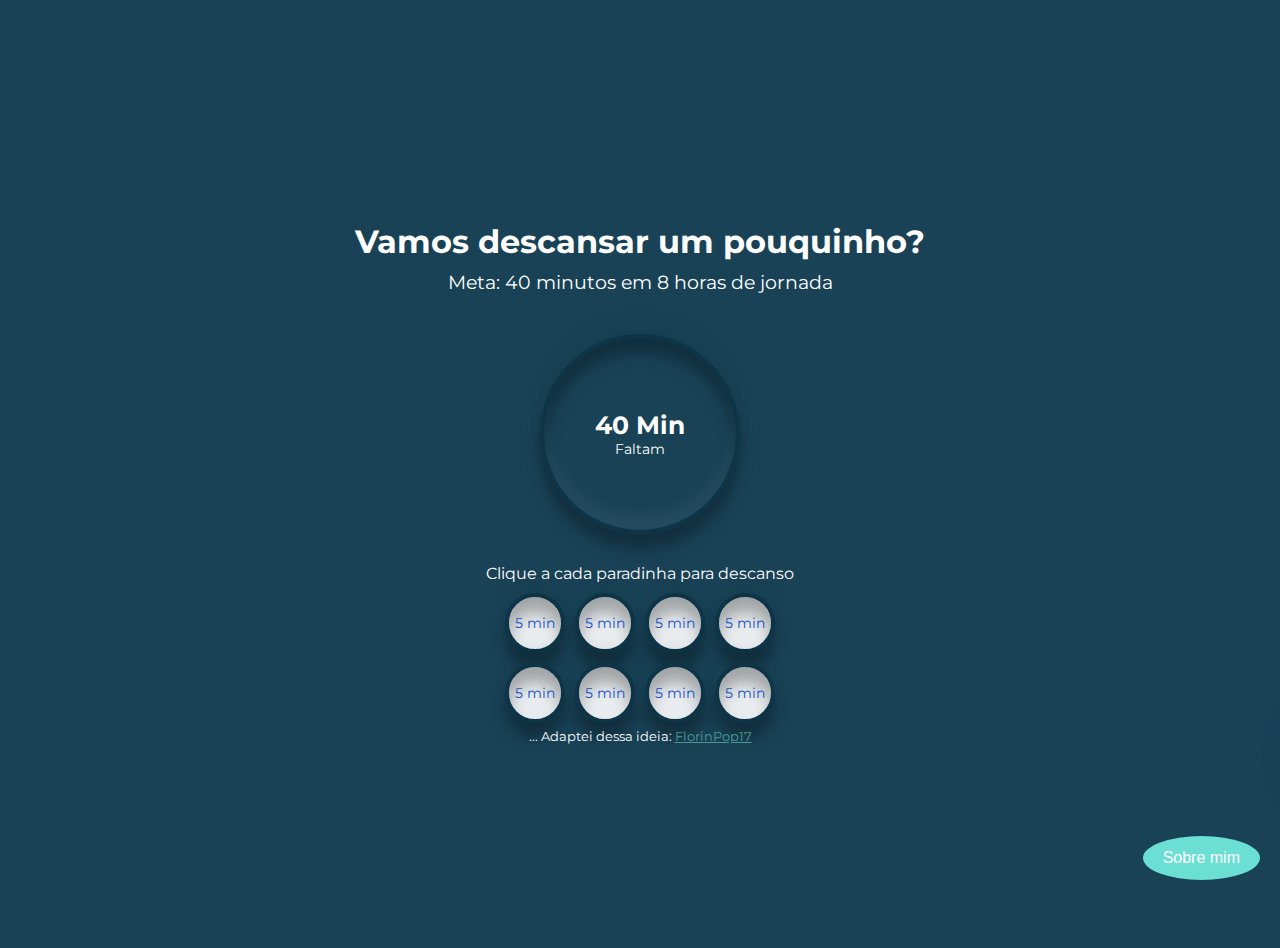
<file: index.html>
<!DOCTYPE html>
<html lang="en">
<head>
    <meta charset="UTF-8">
    <meta http-equiv="X-UA-Compatible" content="IE=edge">
    <meta name="viewport" content="width=device-width, initial-scale=1.0">
    <link rel="icon" type="image/png" href="/img/favicon.png">
    <link rel="stylesheet" href="style.css">    
    <script type="text/javascript" src="javas.js" defer></script>
    <title>Descansando as articulações</title>
</head>
<body>  
    <input class="relogio"  type="text" id="rel">    
        
    <h1>Vamos descansar um pouquinho?</h1>
    <h3>Meta: 40 minutos em 8 horas de jornada</h3>
    <div class="marcador">
        <div class="restante" id="restante">
            <span id="minutos"></span>
            <small>Faltam</small>
        </div>
        <div class="porcentagem" id="porcentagem">
            20%
        </div>
    </div>
    
    <p class="text">
        Clique a cada paradinha para descanso
    </p>
    
    <div class="marcadores">
        <div class="marcador marcador-pequeno">5 min</div>
        <div class="marcador marcador-pequeno">5 min</div>
        <div class="marcador marcador-pequeno">5 min</div>
        <div class="marcador marcador-pequeno">5 min</div>
        <div class="marcador marcador-pequeno">5 min</div>
        <div class="marcador marcador-pequeno">5 min</div>
        <div class="marcador marcador-pequeno">5 min</div>
        <div class="marcador marcador-pequeno">5 min</div>        
    </div>
    
    <!-- SOCIAL PANEL HTML -->
    <div class="social-panel-container">
        <div class="social-panel">
            <p>Saiba mais sobre mim nas redes abaixo
                </p>                        
            <ul>
                <li>
                    <a href="https://github.com/ivam1973" target="_blank">
                        <img src="/img/git.png">
                    </a>
                </li>
                </li>
                <li>
                    <a href="https://www.linkedin.com/in/ivam1973/" target="_blank">
                        <img src="/img/linkedin.png">
                    </a>
                </li>
                <li>
                    <a href="https://www.facebook.com/ivam2001/" target="_blank">
                        <img src="/img/face.png">
                    </a>
                </li>
                <li>
                    <a href="https://www.instagram.com/ivam.steffensoliveira/" target="_blank">
                        <img src="/img/insta.png">
                    </a>
                </li>
            </ul>
        </div>
    </div>
    <button class="floating-btn">
        Sobre mim
    </button> 
    <small>... Adaptei dessa ideia:
            <a class="flopi" href="https://codepen.io/FlorinPop17/pen/ExajrQJ" target="_blank" target="_blank">            
            FlorinPop17 </small> </a>
    
</body>
</html>
</file>
<file: style.css>
@import url('https://fonts.googleapis.com/css?family=Muli&display=swap');
@import url('https://fonts.googleapis.com/css?family=Montserrat:400,600&display=swap');

* {
	box-sizing: border-box;
}

.relogio {
    background: transparent;
    border: 0;
    flex-direction: column;
    text-align: center;
    font-size: 32px;    
    color:#5c99d1;
    font-family: 'Franklin Gothic Medium', 'Arial Narrow', Arial, sans-serif;
}

body {
    background: #194257;
	color: #fff;
	flex-direction: column;
	display: flex;
    justify-content: center;
	align-items: center;
	text-align: center;
	font-family: 'Montserrat', sans-serif;
	margin-bottom: 40px;
    min-height: 100vh;
}

.flopi {
	color: rgb(72, 156, 142);
}

h1 {
	margin: 10px 0 0;
}

h3 {
	font-weight: 400;
	margin: 10px 0;
}

.marcador {
    height: 200px;
	width: 200px;
    margin: 30px 0;
    display: flex;
    justify-content: center;
    flex-direction: column;
    align-items: stretch;    
    background-size: cover;
    border: 4px solid #0d3447;
    border-radius: 50%;
    box-shadow: 0 -15px 15px rgba(6, 44, 2, 0.05),
    inset 0 -15px 15px rgba(255,255,255,0.05),
    0 15px 15px rgba(0,0,0,0.3),
    inset 0 15px 15px rgba(0,0,0,0.3);
	overflow: hidden;	
}

.marcadores {
	display: flex;
	align-items: center;
	justify-content: center;
	flex-wrap: wrap;
	width: 280px;
	color: #144FC6;	
}

.marcador.marcador-pequeno {
	background-color: rgba(255, 255, 255, 0.9);	
	cursor: pointer;
	display: flex;
	font-size: 14px;
	align-items: center;
	justify-content: center;
	text-align: center;
	margin: 5px;
	height: 60px;
	width: 60px;
	transition: 0.3s ease;
}

.marcador.marcador-pequeno.full {
	background-color: #5c99d1;
	color: white;
}

.restante {
	display: flex;
	align-items: center;
	justify-content: center;
	flex-direction: column;
	flex: 1;
	transition: 0.4s ease;    
}

.restante span {
	font-size: 25px;
	font-weight: bold;
}

.restante small {
	font-size: 14px;
}

.porcentagem{
	background-color: #5c99d1;
    margin: 0;
    padding: 0;
    box-sizing: border-box;
	font-size: 30px;
	font-weight: bold;
	display: flex;
	align-items: center;
	justify-content: center;
	height: 0;    
	transition: 0.3s ease;
}

.text {
	text-align: center;
	margin: 0 0 5px;
}

/* SOCIAL PANEL CSS */
.social-panel-container {
	position: fixed;
	right: 0;
	bottom: 80px;
	
	transform: translateX(100%);
	transition: transform 0.4s ease-in-out;
}

.social-panel-container.visible {
	transform: translateX(-10px);
}

.social-panel {	
	background-color: rgb(170, 243, 237);
	border-radius: 50%;
	box-shadow: 0 16px 31px -17px rgba(0,31,97,0.6);
	border: 0;
	display: flex;
	flex-direction: column;
	justify-content: center;
	align-items: center;
	font-family: 'Muli';
	position: relative;
	height: 159px;	
	width: 360px;
	max-width: calc(100% - 10px);
}

.social-panel button.close-btn {
	border: 0;
	color: #97A5CE;
	cursor: pointer;
	font-size: 20px;
	position: absolute;
	top: 5px;
	right: 5px;
}

.social-panel button.close-btn:focus {
	outline: none;
}

.social-panel p {
	background-color: rgb(108, 223, 213);
	border-radius: 65%;
	color: #460f9e;
	font-size: 14px;
	line-height: 18px;
	padding: 2px 17px 6px;
	position: absolute;
	top: 0;
	left: 50%;
	margin: 0;
	transform: translateX(-50%);
	text-align: center;
	width: 235px;
}

.social-panel p i {
	margin: 0 5px;
}

.social-panel p a {
	color: #FF7500;
	text-decoration: none;
}

.social-panel h4 {
	margin: 20px 0;
	color: #4b609e;	
	font-family: 'Muli';	
	font-size: 16px;	
	line-height: 18px;
	text-transform: uppercase;
}

.social-panel ul {
	display: flex;
	list-style-type: none;
	padding: 0;
	margin: 0;
}

.social-panel ul li {
	margin: 0 10px;
}

.social-panel ul li a {
	border: 1px solid #DCE1F2;
	border-radius: 50%;
	color: #001F61;
	font-size: 20px;
	display: flex;
	justify-content: center;
	align-items: center;
	height: 50px;
	width: 50px;
	text-decoration: none;
}

.social-panel ul li a:hover {
	border-color: #460f9e;
	box-shadow: 0 12px 15px -12px #00b7ff;
}

.floating-btn {
	border-radius: 62%;
	background-color: rgb(108, 223, 213);
	border: 0;	
	color: #fff;
	cursor: pointer;
	font-size: 16px;
	line-height: 20px;
	padding: 12px 20px;
	position: fixed;
	bottom: 20px;
	right: 20px;
	z-index: 999;
}

.floating-btn:hover {
	background-color: #ffffff;
	color: #001F61;
}

.floating-btn:focus {
	outline: none;
}

.floating-text {
	background-color: #001F61;
	border-radius: 10px 10px 0 0;
	color: #fff;
	font-family: 'Muli';
	padding: 7px 15px;
	position: fixed;
	bottom: 0;
	left: 50%;
	transform: translateX(-50%);
	text-align: center;
	z-index: 998;
}

.floating-text a {
	color: #FF7500;
	text-decoration: none;
}

@media screen and (max-width: 480px) {

	.social-panel-container.visible {
		transform: translateX(0px);
	}
	
	.floating-btn {
		right: 10px;
	}
}
</file>
